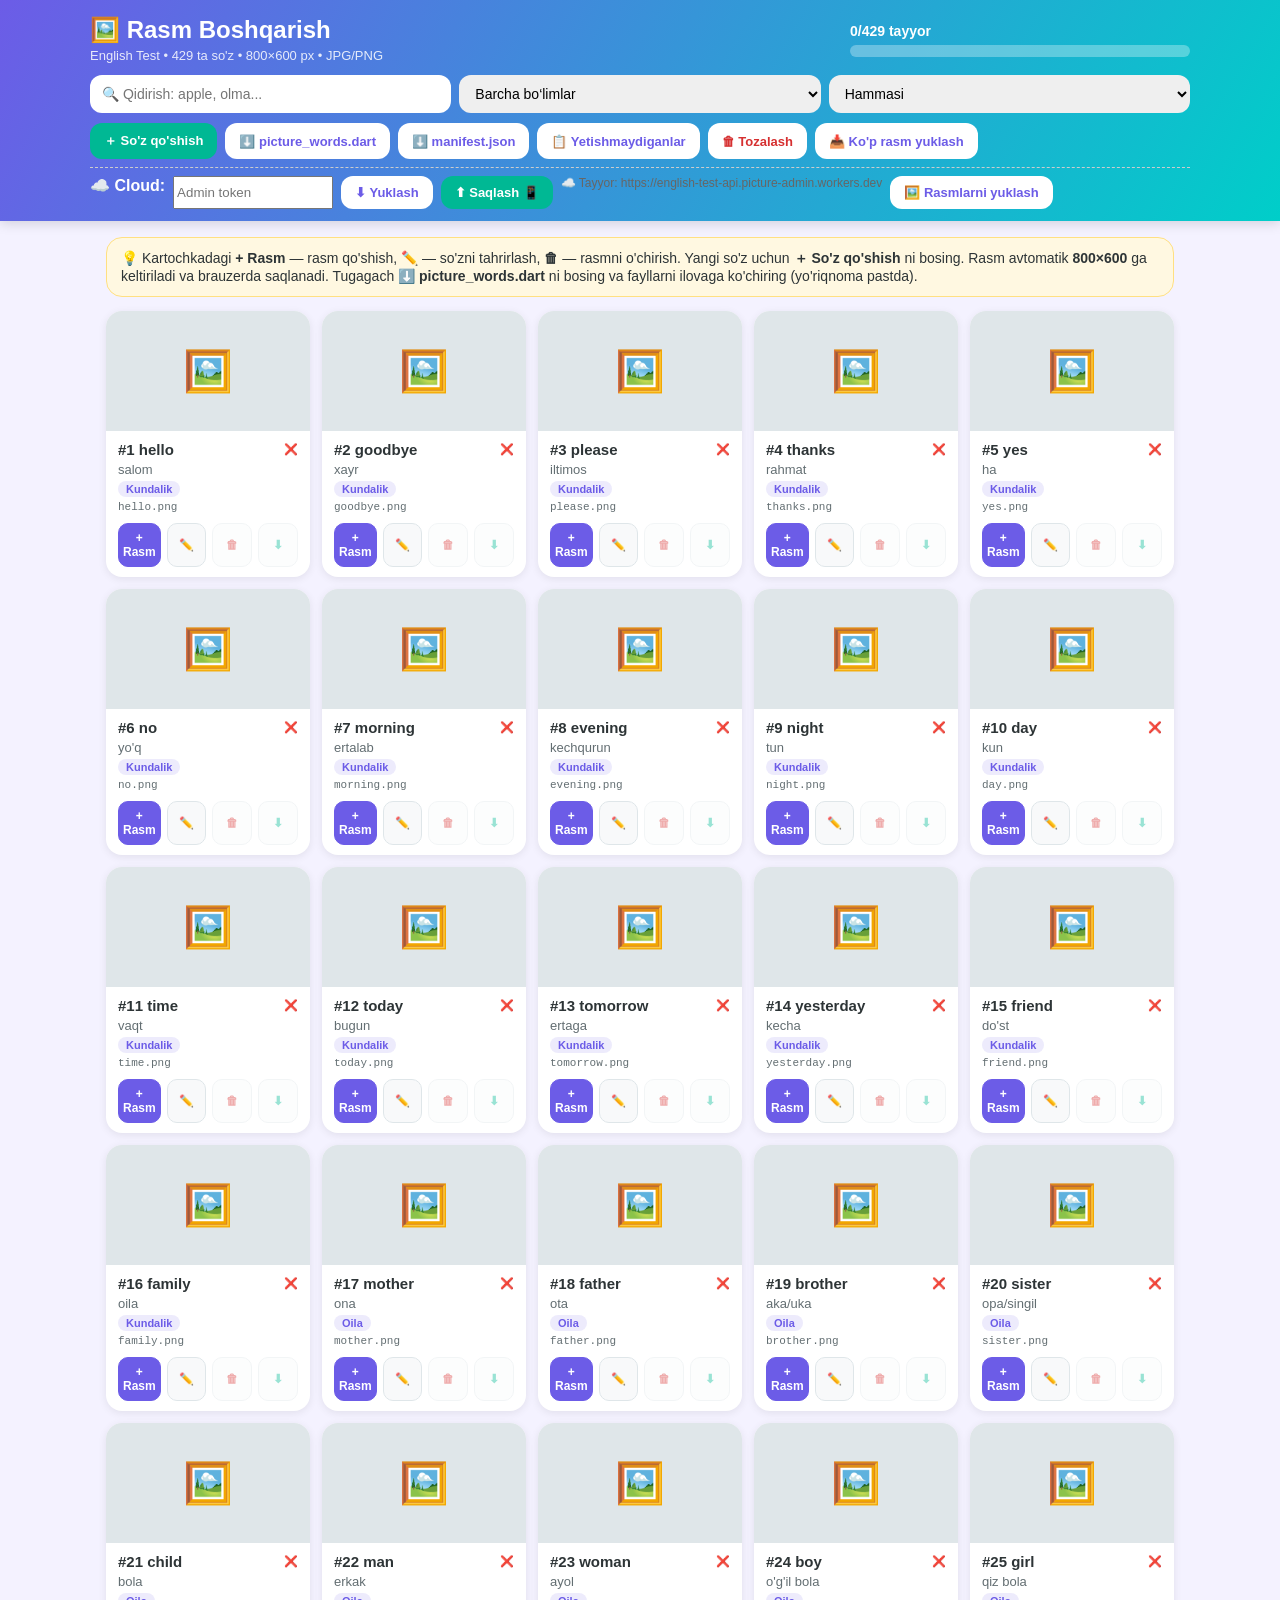
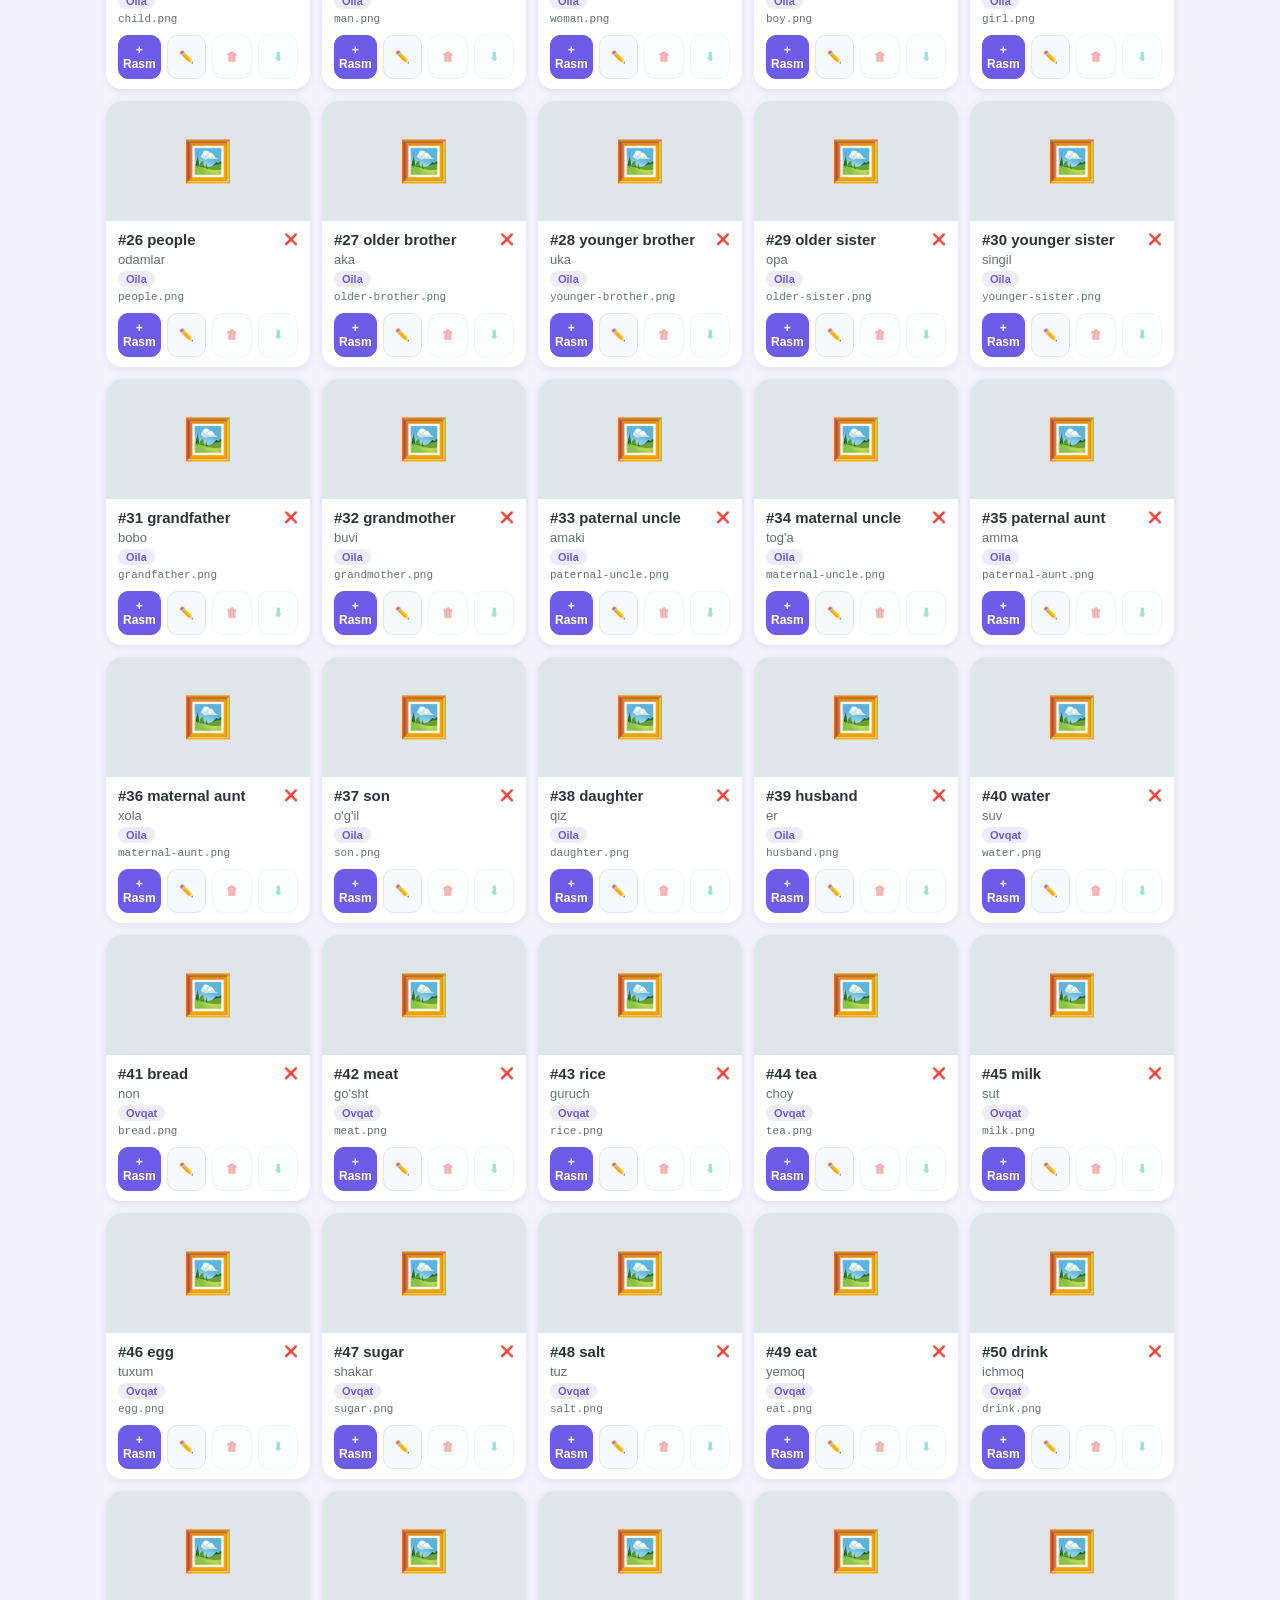
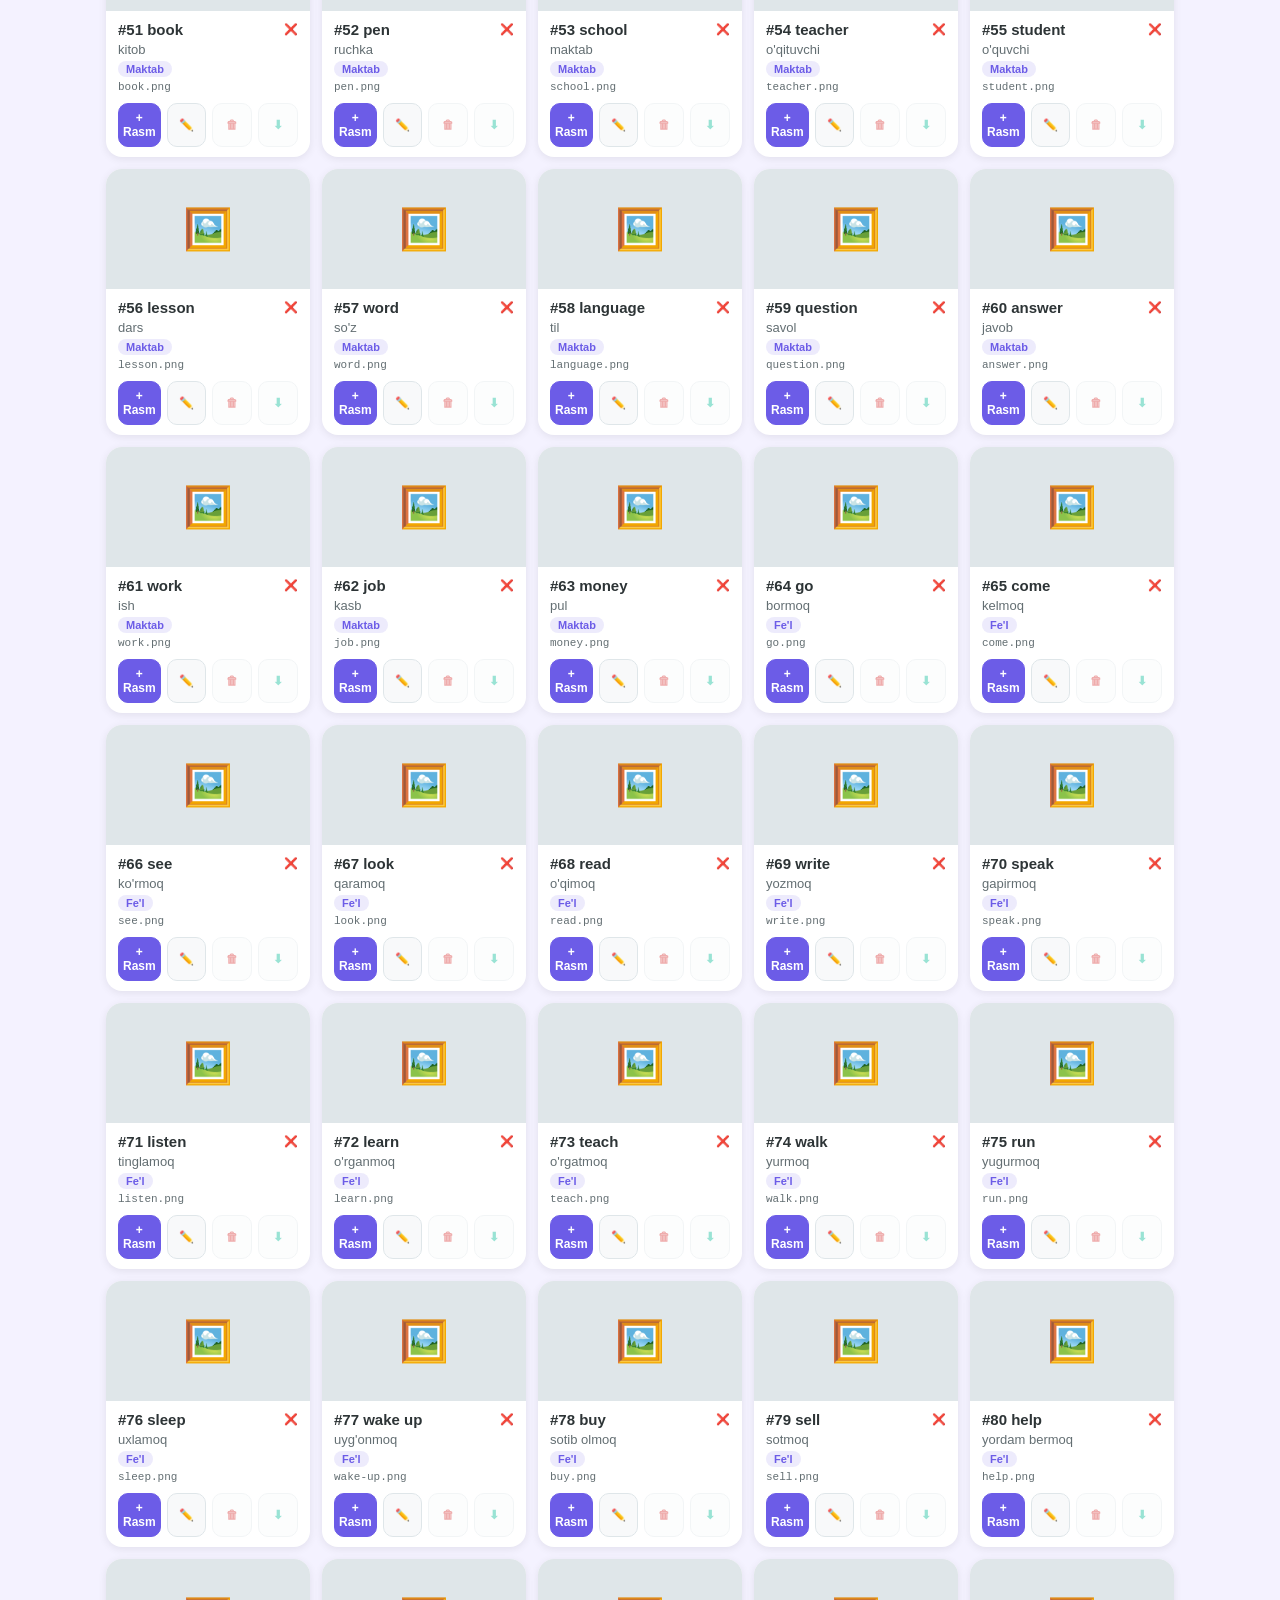
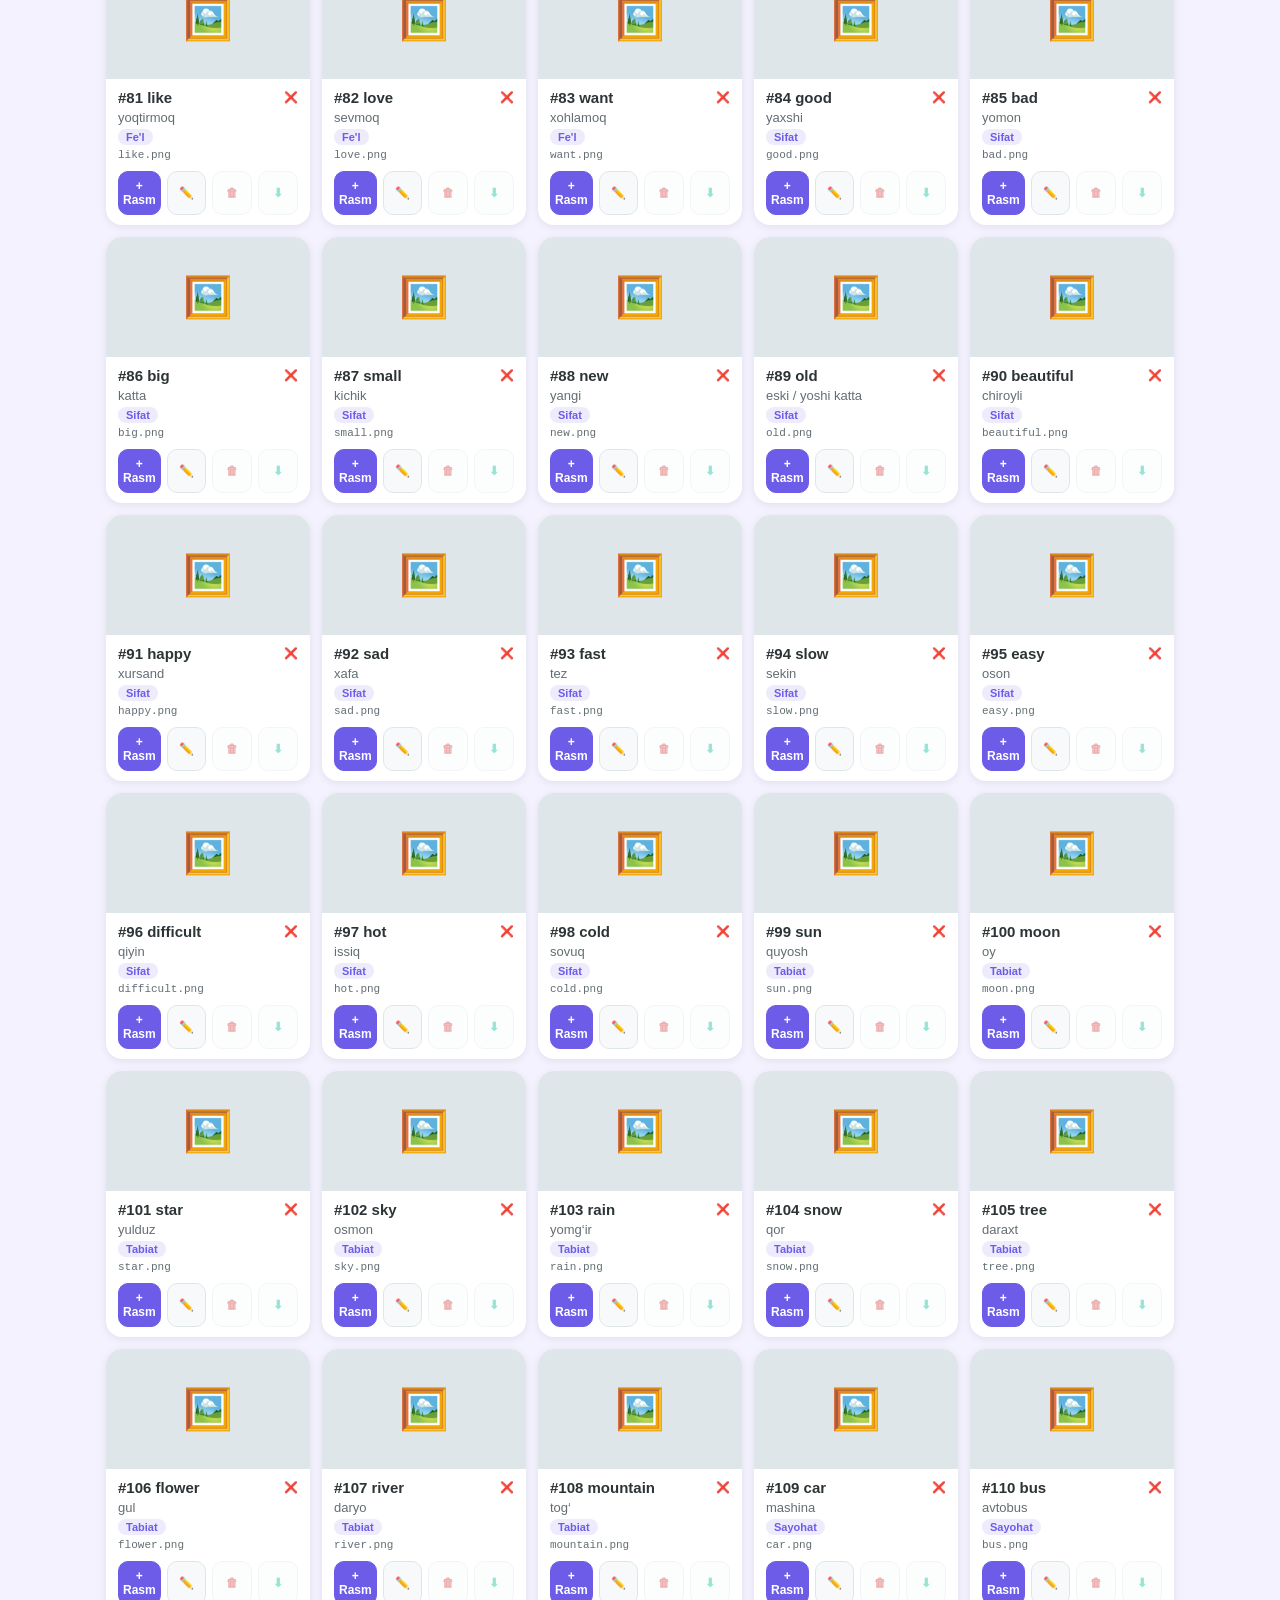
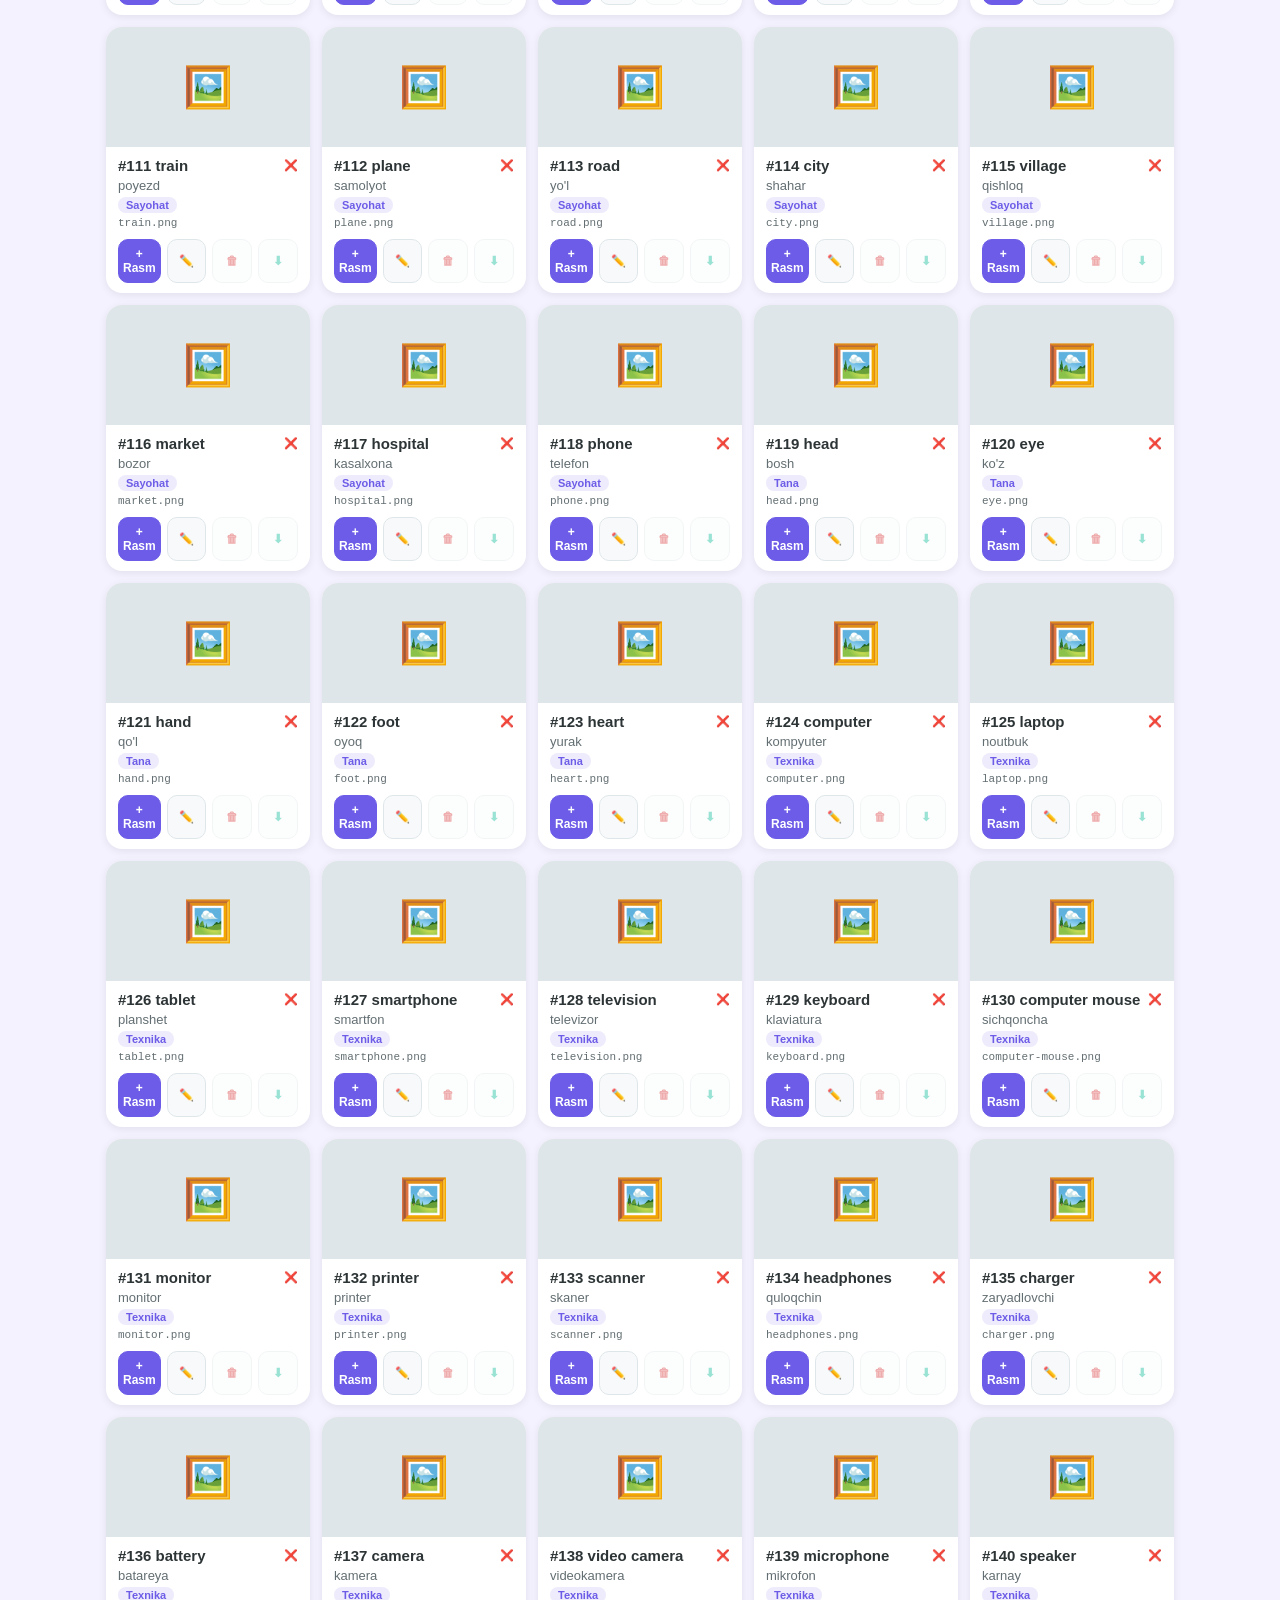
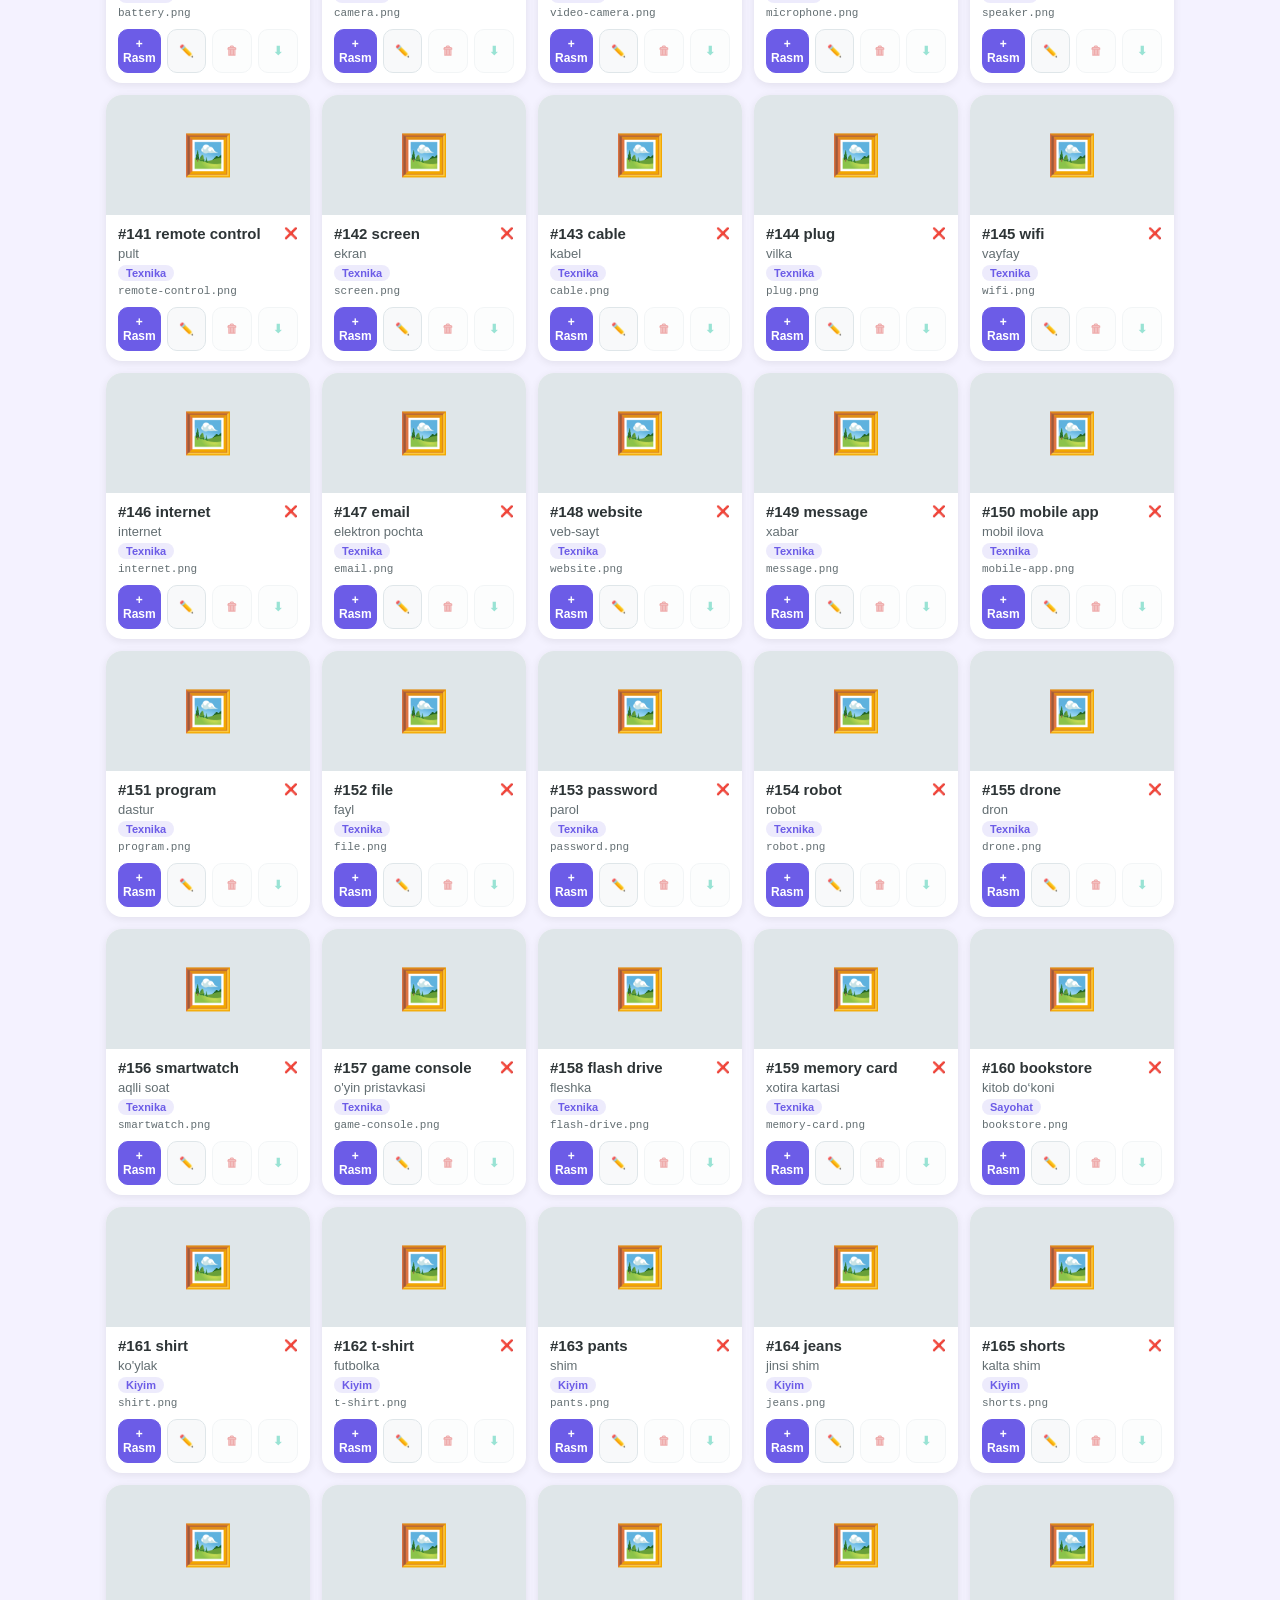
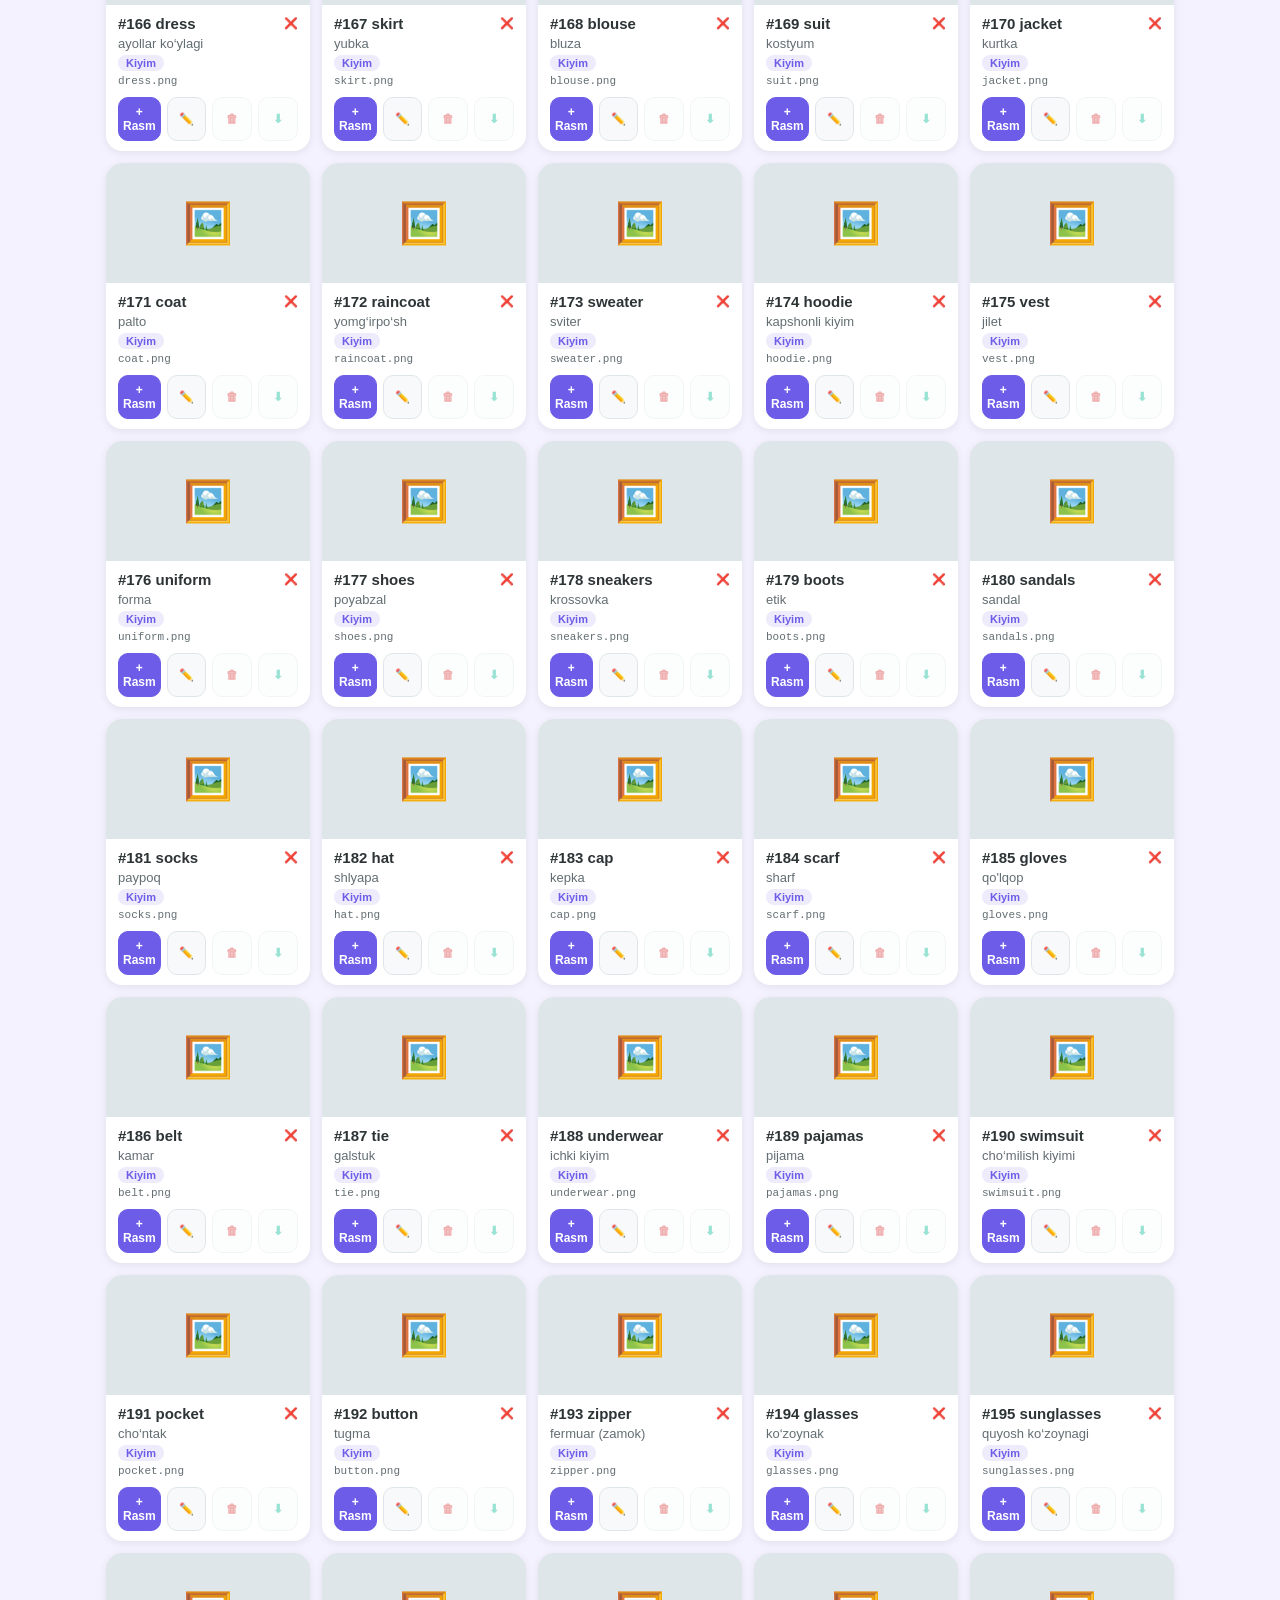
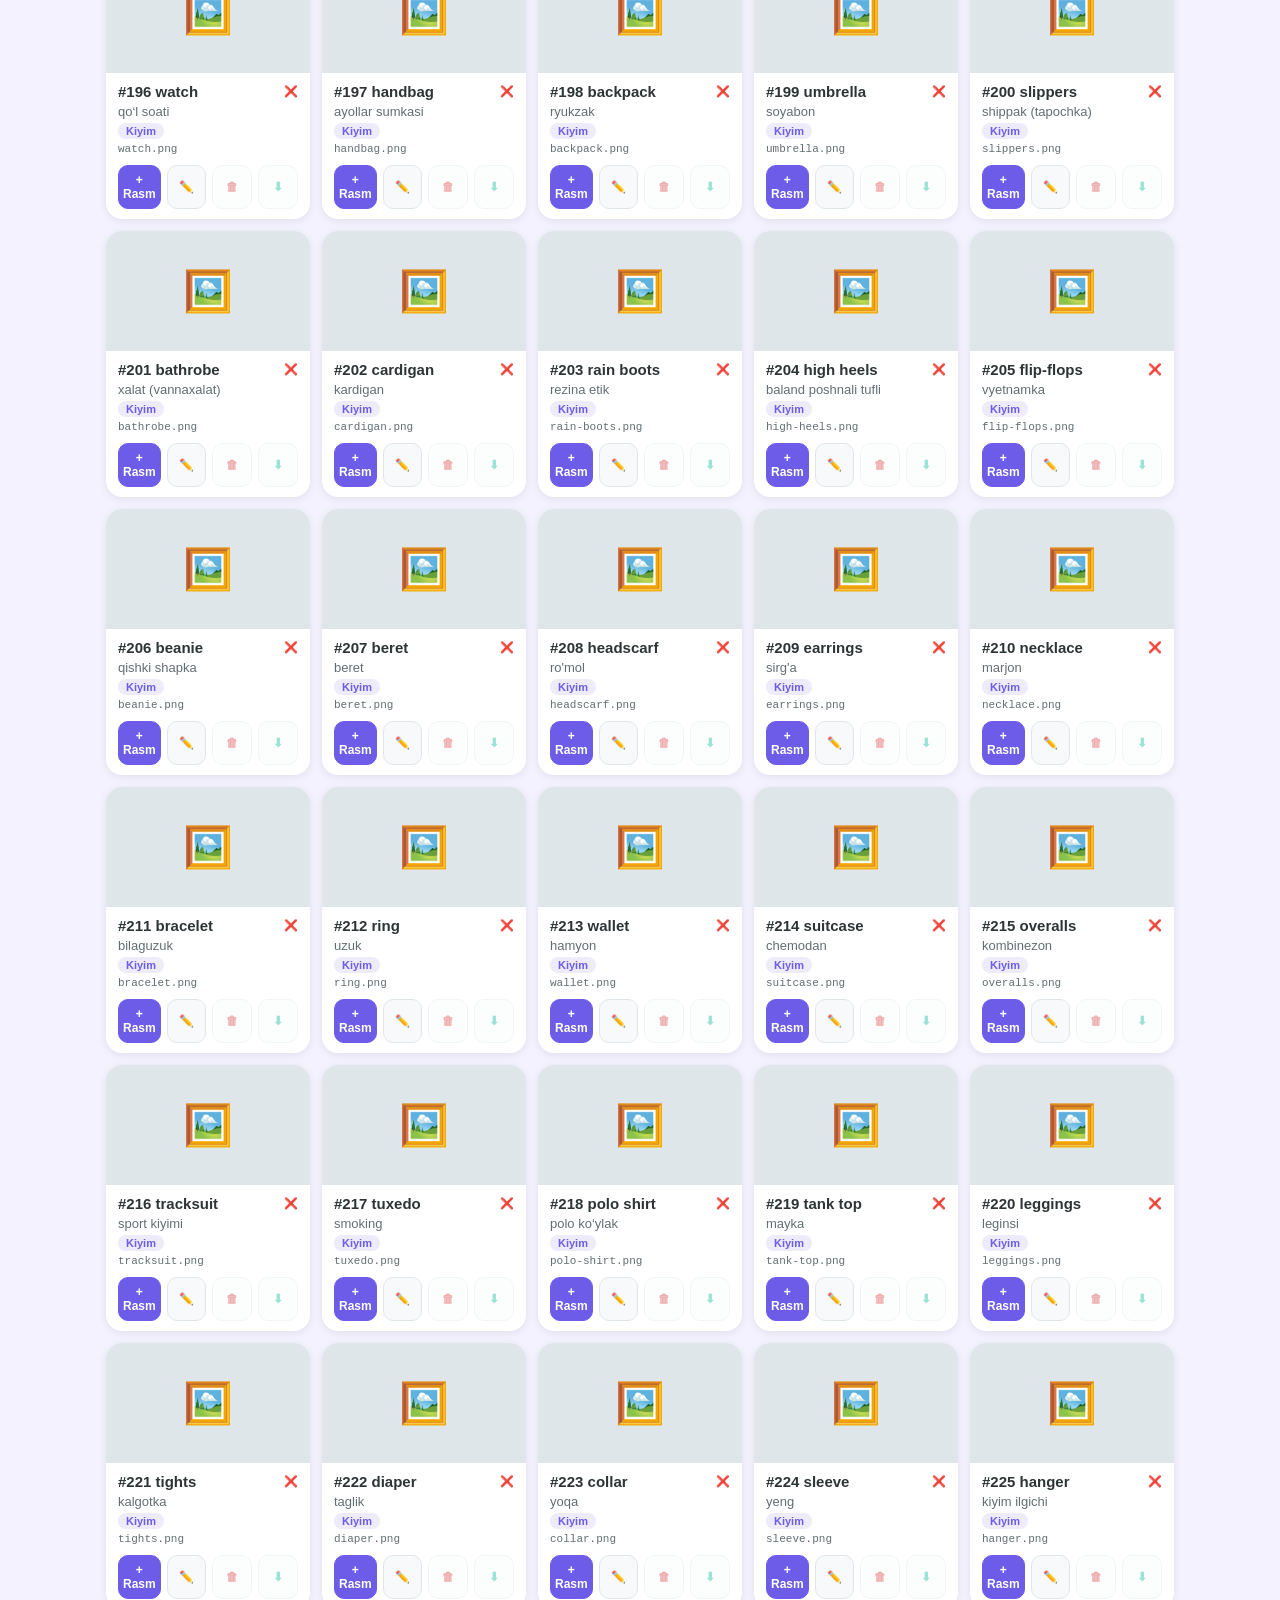
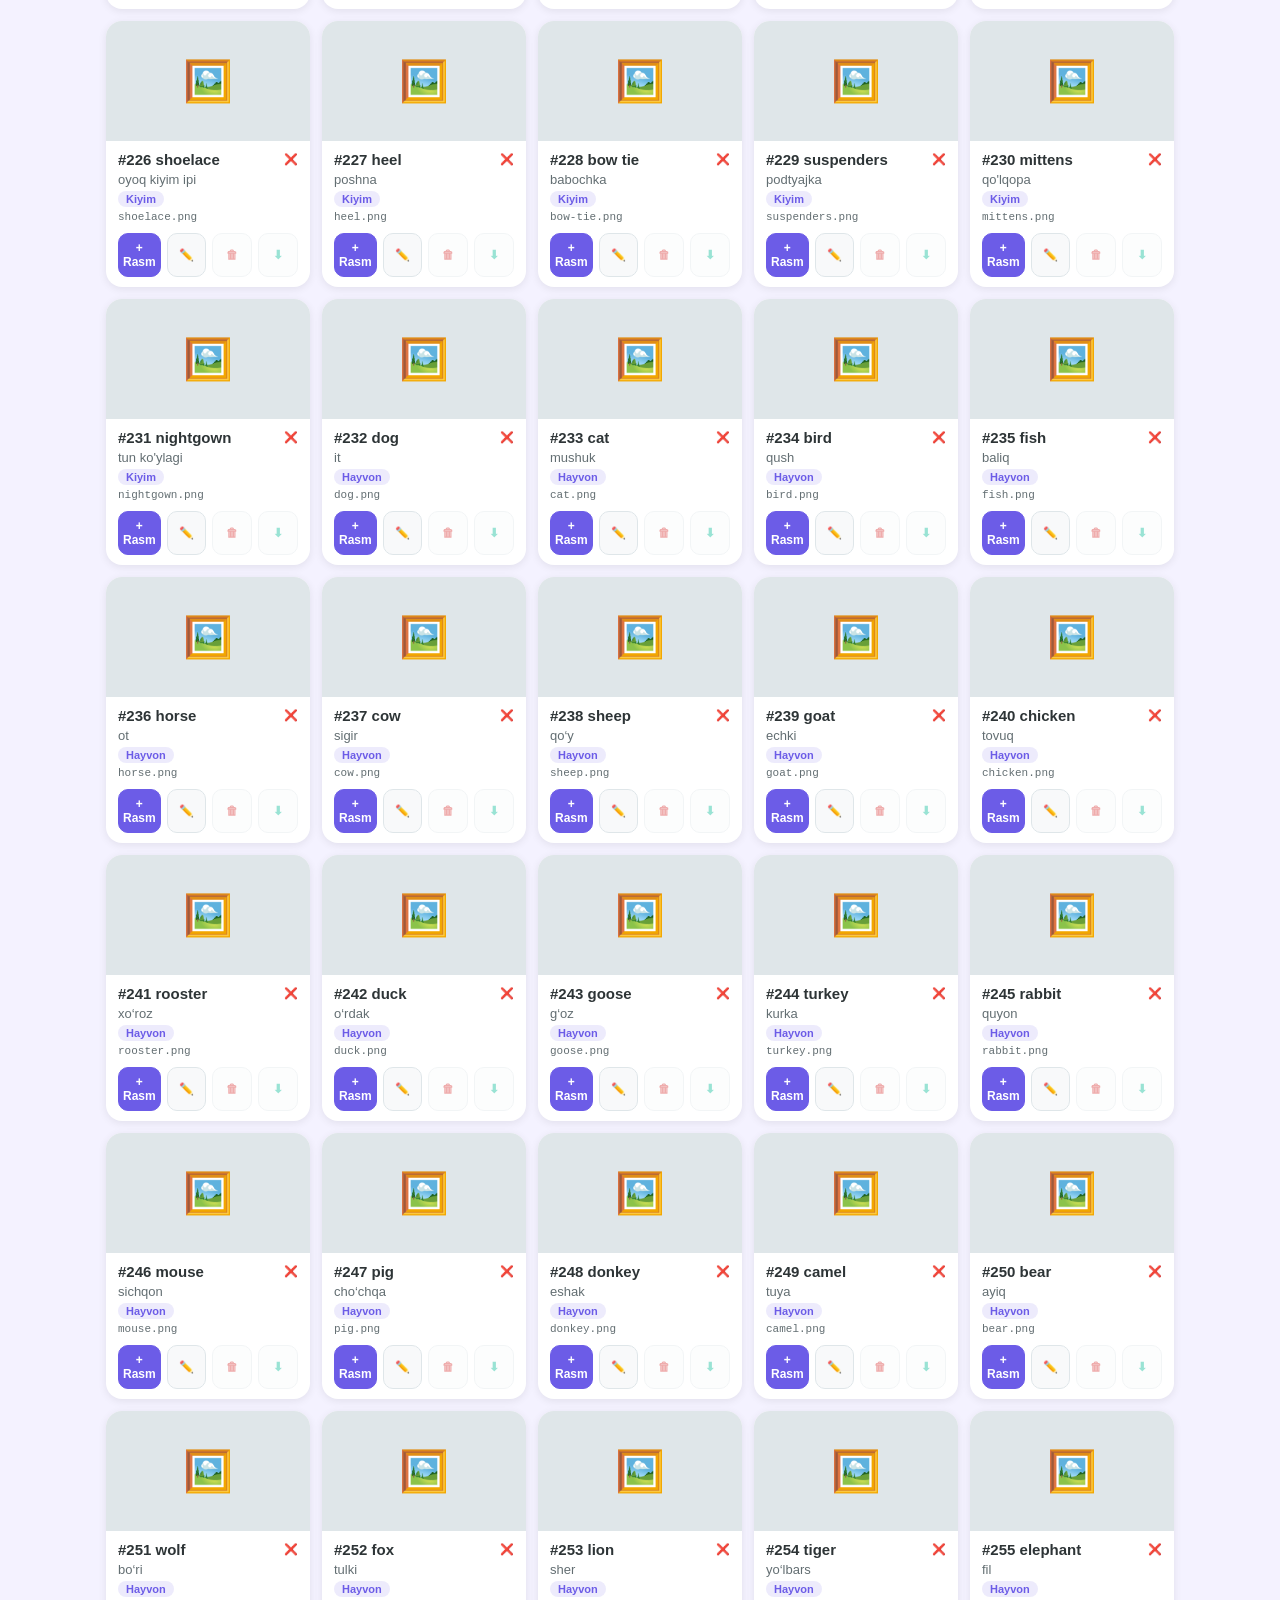
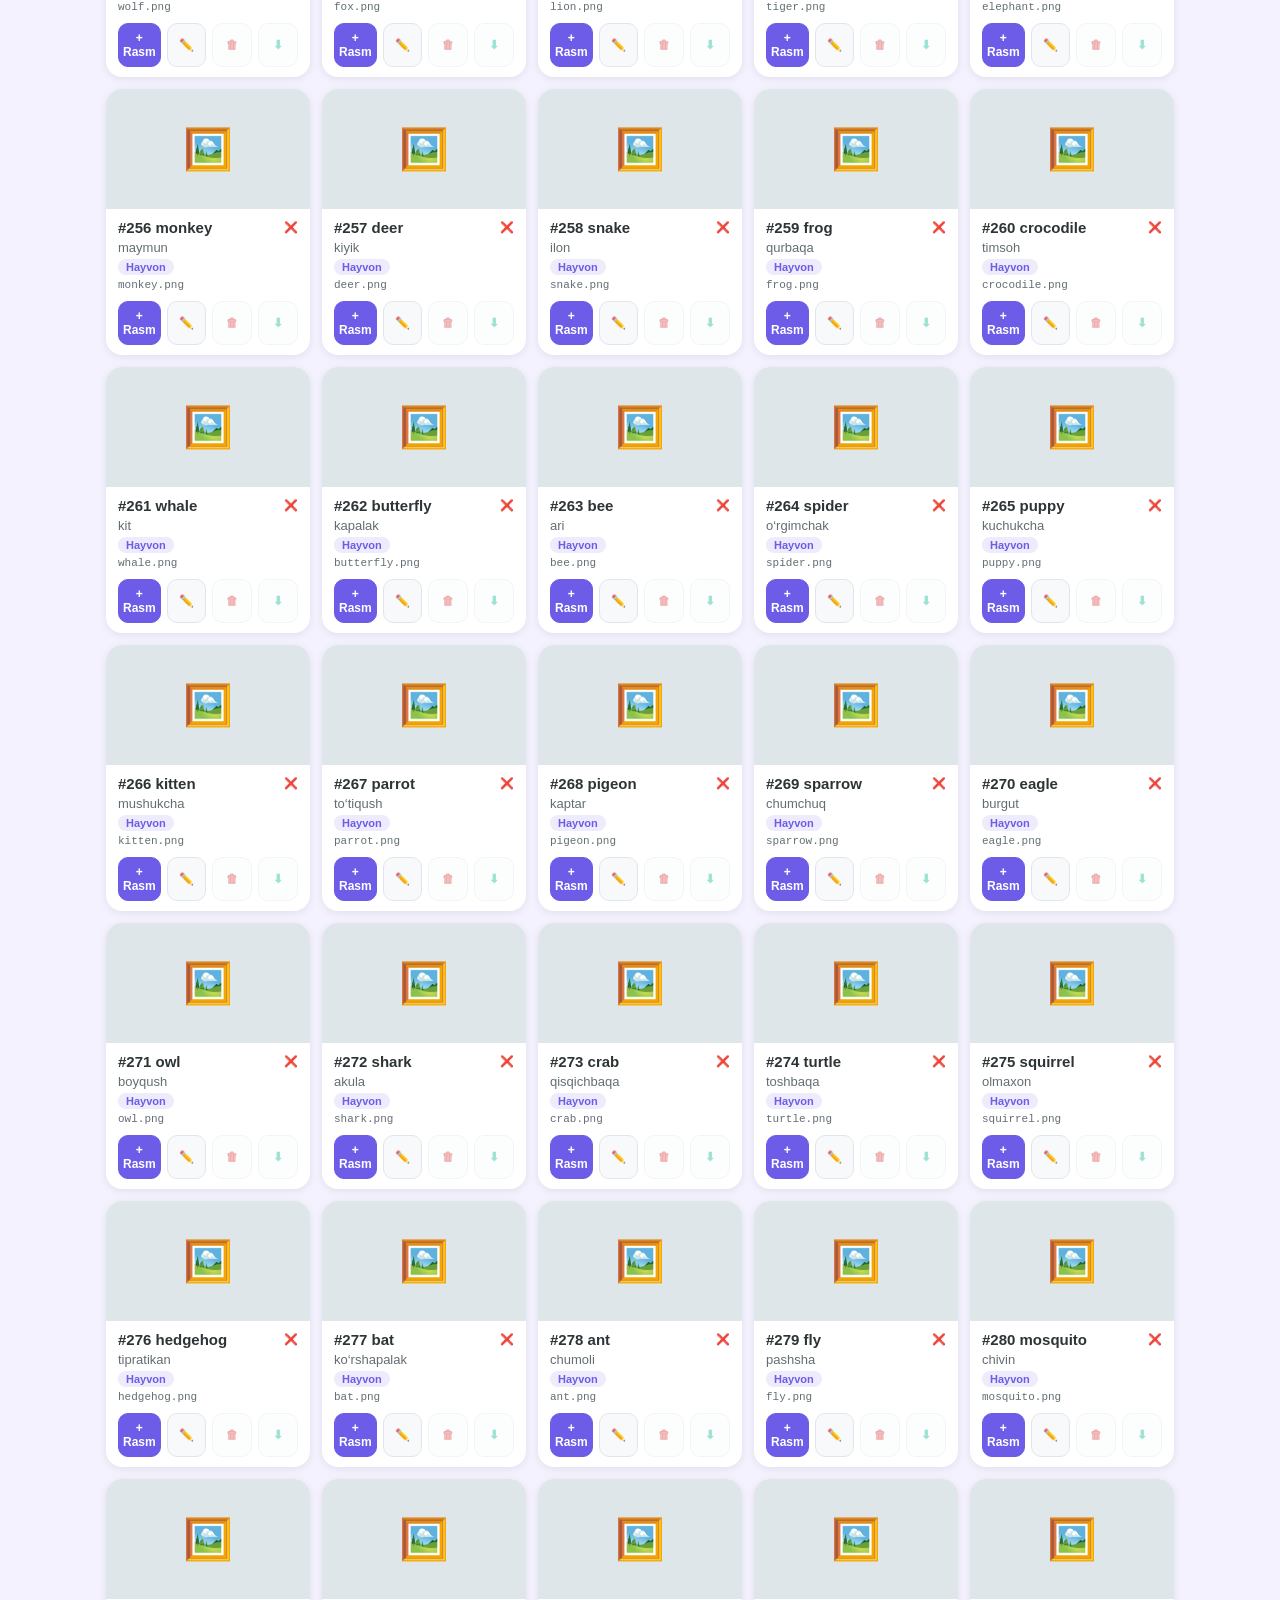
<file: picture-admin/index.html>
<!DOCTYPE html>
<html lang="uz">
<head>
<meta charset="UTF-8">
<meta name="viewport" content="width=device-width, initial-scale=1.0">
<title>Rasm Boshqarish — 429 so'z</title>
<meta name="description" content="English Test ilovasi uchun 429 ta so'zga rasm qo'shish/o'chirish paneli">
<link rel="stylesheet" href="styles.css">
</head>
<body>
<header class="topbar">
  <div class="topbar-inner">
    <div>
      <h1>🖼️ Rasm Boshqarish</h1>
      <p class="subtitle">English Test • 429 ta so'z • 800×600 px • JPG/PNG</p>
    </div>
    <div class="progress-wrap">
      <div class="progress-text"><span id="doneCount">0</span>/<span id="totalCount">429</span> tayyor</div>
      <div class="progress"><div id="progressBar"></div></div>
    </div>
  </div>
  <div class="toolbar">
    <input id="search" type="search" placeholder="🔍 Qidirish: apple, olma...">
    <select id="catFilter"><option value="">Barcha bo'limlar</option></select>
    <select id="statusFilter">
      <option value="all">Hammasi</option>
      <option value="with">✅ Rasmi bor</option>
      <option value="without">❌ Rasmi yo'q</option>
    </select>
  </div>
  <div class="actions">
    <button id="btnAddWord" class="primary" title="Yangi so'z qo'shish">＋ So'z qo'shish</button>
    <button id="btnExportDart" title="Flutter uchun picture_words.dart generatsiya">⬇️ picture_words.dart</button>
    <button id="btnExportJson" title="So'z → fayl xaritasini JSON ko'rinishida yuklash">⬇️ manifest.json</button>
    <button id="btnMissing" title="Rasmi yo'q so'zlar ro'yxati">📋 Yetishmaydiganlar</button>
    <button id="btnClear" class="danger" title="Brauzerdagi barcha yuklangan rasmlarni o'chirish">🗑 Tozalash</button>
  </div>
  <div class="actions" id="cloudBar" style="margin-top:8px; border-top:1px dashed #ccc; padding-top:8px;">
    <span style="font-weight:700;">☁️ Cloud:</span>
    <input id="cloudToken" type="password" placeholder="Admin token" style="max-width:160px;" title="Worker ADMIN_TOKEN">
    <button id="btnCloudDown" title="Cloudflare dagi so'zlarni yuklash">⬇ Yuklash</button>
    <button id="btnCloudUp" class="primary" title="Hozirgi ro'yxatni Cloudflare ga saqlash — Android yangilanadi">⬆ Saqlash 📱</button>
    <span id="cloudStatus" style="font-size:12px; color:#666;">...</span>
  </div>
</header>

<main>
  <div id="hint" class="hint">
    💡 Kartochkadagi <b>+ Rasm</b> — rasm qo'shish, <b>✏️</b> — so'zni tahrirlash, <b>🗑</b> — rasmni o'chirish.
    Yangi so'z uchun <b>＋ So'z qo'shish</b> ni bosing. Rasm avtomatik <b>800×600</b> ga keltiriladi va brauzerda saqlanadi.
    Tugagach <b>⬇️ picture_words.dart</b> ni bosing va fayllarni ilovaga ko'chiring (yo'riqnoma pastda).
  </div>
  <div id="grid" class="grid"></div>
  <div id="empty" class="empty" hidden>Hech narsa topilmadi 🔍</div>
</main>

<section class="guide">
  <h2>📦 Flutter ilovaga ko'chirish</h2>
  <ol>
    <li>Har bir rasm kartochkasidagi <b>⬇</b> tugma bilan faylni <code>assets/picture_quiz/</code> papkasiga saqlang (nomi avtomatik to'g'ri bo'ladi).</li>
    <li><b>⬇️ picture_words.dart</b> tugma bilan olingan faylni <code>lib/data/picture_words.dart</code> o'rniga qo'ying.</li>
    <li><code>flutter run</code> — Rasmli test ishlaydi ✅</li>
  </ol>
  <h2>☁️ Cloudflare Pages ga yuklash</h2>
  <ol>
    <li><code>picture-admin/images/</code> papkasiga tayyor rasmlarni soling (masalan <code>apple.png</code>).</li>
    <li>Terminalda <code>node tools/gen-images-list.js</code> ni ishga tushiring (sayt 404 xatosiz ishlashi uchun).</li>
    <li>Cloudflare Dashboard → Workers &amp; Pages → Create → Pages → Upload assets → <code>picture-admin</code> papkani yuklang.</li>
    <li>Yoki terminalda: <code>npx wrangler pages deploy picture-admin --project-name=rasm-boshqarish</code></li>
  </ol>
</section>

<div id="modal" class="modal" hidden>
  <span id="modalClose" class="modal-close">✕</span>
  <img id="modalImg" alt="Katta rasm" src="[data-uri]">
  <div id="modalCap" class="modal-cap"></div>
</div>

<div id="wmodal" class="wmodal" hidden>
  <div class="wsheet">
    <h3 id="wTitle">＋ So'z qo'shish</h3>
    <label>Inglizcha<input id="fEn" maxlength="60" placeholder="Masalan: lion"></label>
    <label>O'zbekcha<input id="fUz" maxlength="60" placeholder="Masalan: sher"></label>
    <label>Bo'lim<input id="fCat" list="catList" maxlength="30" placeholder="Masalan: Hayvon"><datalist id="catList"></datalist></label>
    <label>Rasm (ixtiyoriy)<input id="fImg" type="file" accept="image/*"></label>
    <div class="wbtns">
      <button id="wSave">Saqlash ✅</button>
      <button id="wCancel">Bekor qilish</button>
      <button id="wDelete" class="danger" hidden>So'zni o'chirish 🗑</button>
    </div>
  </div>
</div>

<div id="toast" class="toast" hidden></div>

<script src="words.js"></script>
<script src="images-list.js"></script>
<script src="config.js"></script>
<script src="app.js"></script>
<script src="api-sync.js"></script>
</body>
</html>
</file>
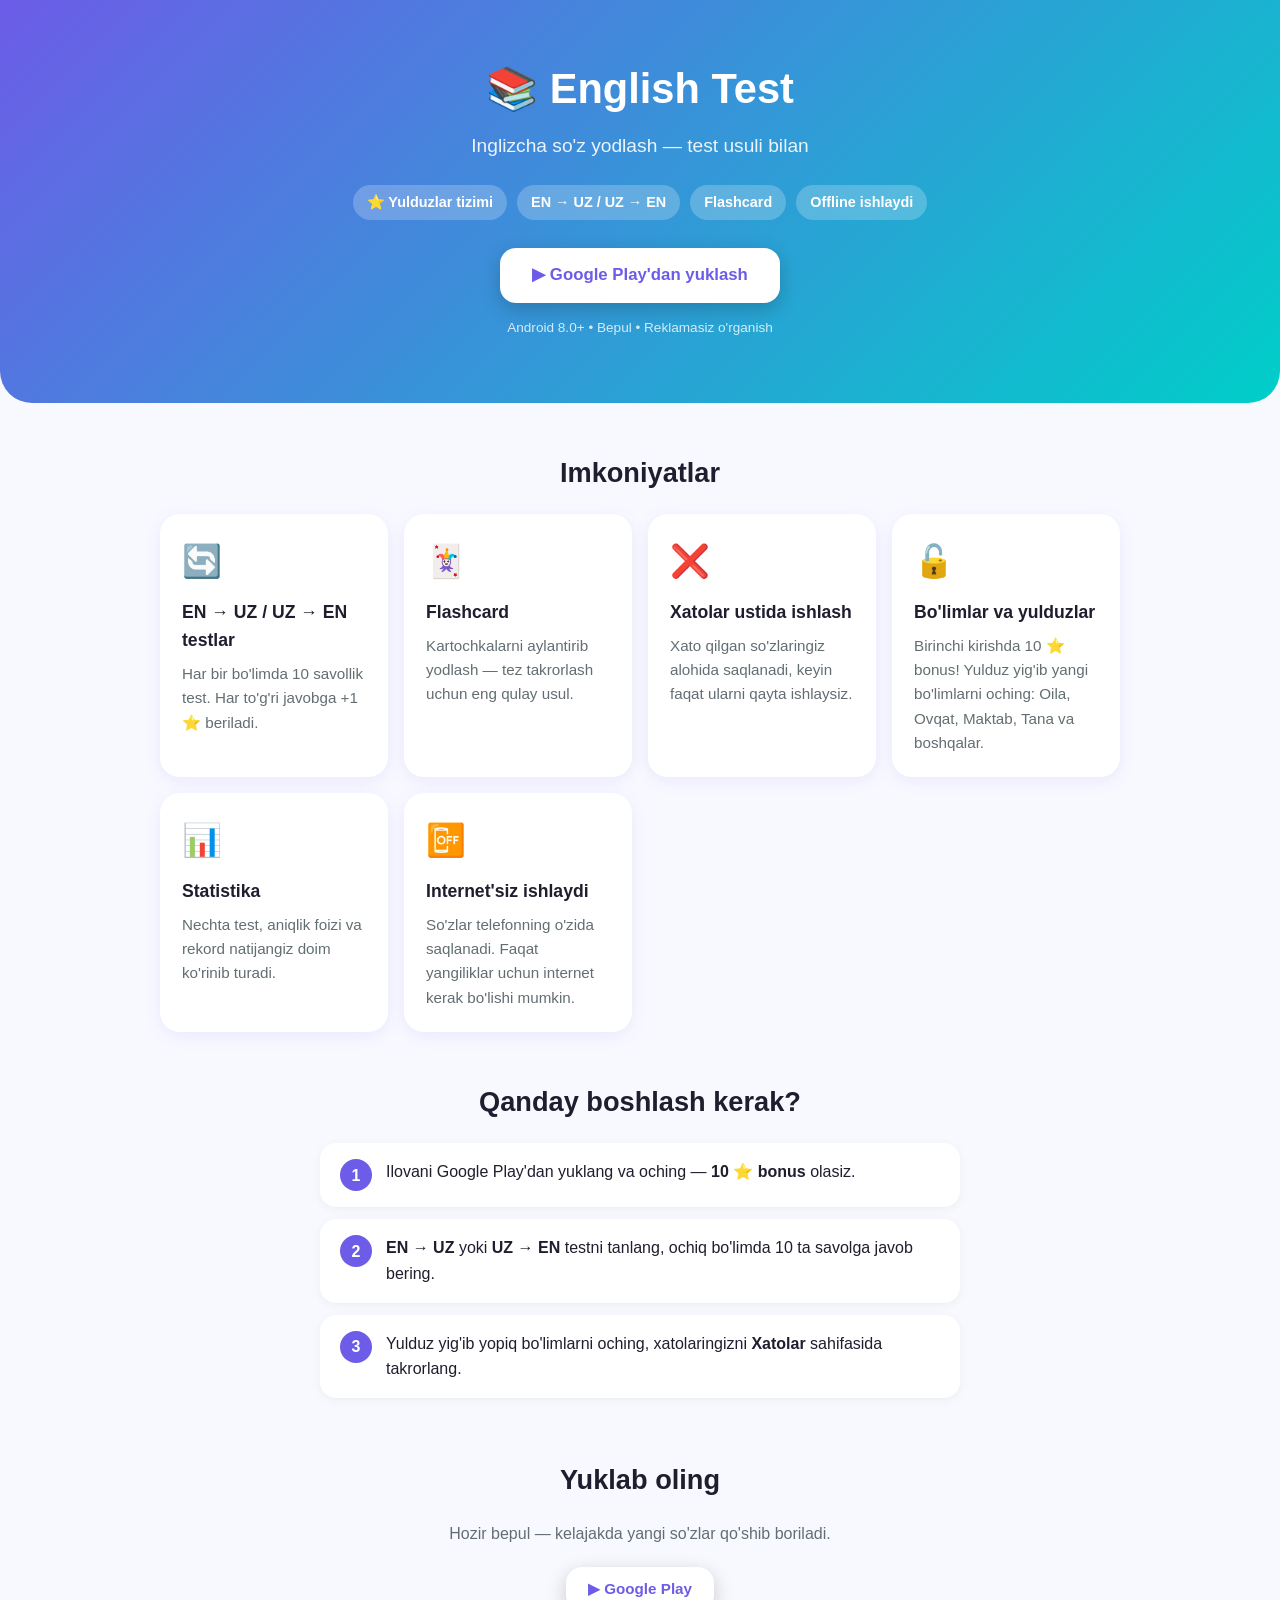
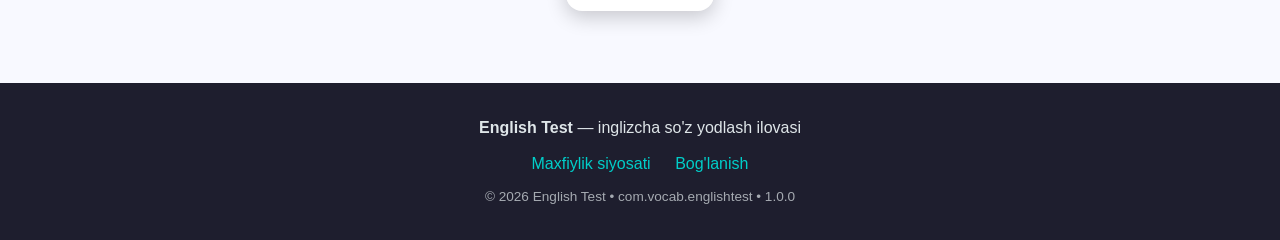
<file: web-site/index.html>
<!DOCTYPE html>
<html lang="uz">
<head>
  <meta charset="UTF-8">
  <meta name="viewport" content="width=device-width, initial-scale=1.0">
  <title>English Test — Inglizcha so'z yodlash ilovasi</title>
  <meta name="description" content="English Test — EN-UZ / UZ-EN testlar, Flashcard, xatolar ustida ishlash va yulduzlar tizimi bilan inglizcha so'z yodlang.">
  <link rel="stylesheet" href="style.css">
</head>
<body>

<header>
  <div class="container">
    <h1>📚 English Test</h1>
    <p class="subtitle">Inglizcha so'z yodlash — test usuli bilan</p>
    <div class="badges">
      <span class="badge">⭐ Yulduzlar tizimi</span>
      <span class="badge">EN → UZ / UZ → EN</span>
      <span class="badge">Flashcard</span>
      <span class="badge">Offline ishlaydi</span>
    </div>
    <a class="btn" href="https://play.google.com/store/apps/details?id=com.vocab.englishtest">▶ Google Play'dan yuklash</a>
    <p class="note">Android 8.0+ • Bepul • Reklamasiz o'rganish</p>
  </div>
</header>

<section>
  <div class="container">
    <h2>Imkoniyatlar</h2>
    <div class="grid">
      <div class="card">
        <div class="icon">🔄</div>
        <h3>EN → UZ / UZ → EN testlar</h3>
        <p>Har bir bo'limda 10 savollik test. Har to'g'ri javobga +1 ⭐ beriladi.</p>
      </div>
      <div class="card">
        <div class="icon">🃏</div>
        <h3>Flashcard</h3>
        <p>Kartochkalarni aylantirib yodlash — tez takrorlash uchun eng qulay usul.</p>
      </div>
      <div class="card">
        <div class="icon">❌</div>
        <h3>Xatolar ustida ishlash</h3>
        <p>Xato qilgan so'zlaringiz alohida saqlanadi, keyin faqat ularni qayta ishlaysiz.</p>
      </div>
      <div class="card">
        <div class="icon">🔓</div>
        <h3>Bo'limlar va yulduzlar</h3>
        <p>Birinchi kirishda 10 ⭐ bonus! Yulduz yig'ib yangi bo'limlarni oching: Oila, Ovqat, Maktab, Tana va boshqalar.</p>
      </div>
      <div class="card">
        <div class="icon">📊</div>
        <h3>Statistika</h3>
        <p>Nechta test, aniqlik foizi va rekord natijangiz doim ko'rinib turadi.</p>
      </div>
      <div class="card">
        <div class="icon">📴</div>
        <h3>Internet'siz ishlaydi</h3>
        <p>So'zlar telefonning o'zida saqlanadi. Faqat yangiliklar uchun internet kerak bo'lishi mumkin.</p>
      </div>
    </div>
  </div>
</section>

<section style="padding-top:0">
  <div class="container">
    <h2>Qanday boshlash kerak?</h2>
    <div class="steps">
      <div class="step"><div class="num">1</div><div>Ilovani Google Play'dan yuklang va oching — <b>10 ⭐ bonus</b> olasiz.</div></div>
      <div class="step"><div class="num">2</div><div><b>EN → UZ</b> yoki <b>UZ → EN</b> testni tanlang, ochiq bo'limda 10 ta savolga javob bering.</div></div>
      <div class="step"><div class="num">3</div><div>Yulduz yig'ib yopiq bo'limlarni oching, xatolaringizni <b>Xatolar</b> sahifasida takrorlang.</div></div>
    </div>
  </div>
</section>

<section style="padding-top:0">
  <div class="container" style="text-align:center">
    <h2>Yuklab oling</h2>
    <p style="color:#636e72;margin-bottom:20px">Hozir bepul — kelajakda yangi so'zlar qo'shib boriladi.</p>
    <a class="btn btn-small" href="https://play.google.com/store/apps/details?id=com.vocab.englishtest">▶ Google Play</a>
  </div>
</section>

<footer>
  <div class="container">
    <p><b>English Test</b> — inglizcha so'z yodlash ilovasi</p>
    <p style="margin-top:10px">
      <a href="privacy.html">Maxfiylik siyosati</a>
      <a href="mailto:zamonsoftit@gmail.com">Bog'lanish</a>
    </p>
    <p style="margin-top:10px;font-size:.85rem;opacity:.7">© 2026 English Test • com.vocab.englishtest • 1.0.0</p>
  </div>
</footer>

</body>
</html>
</file>
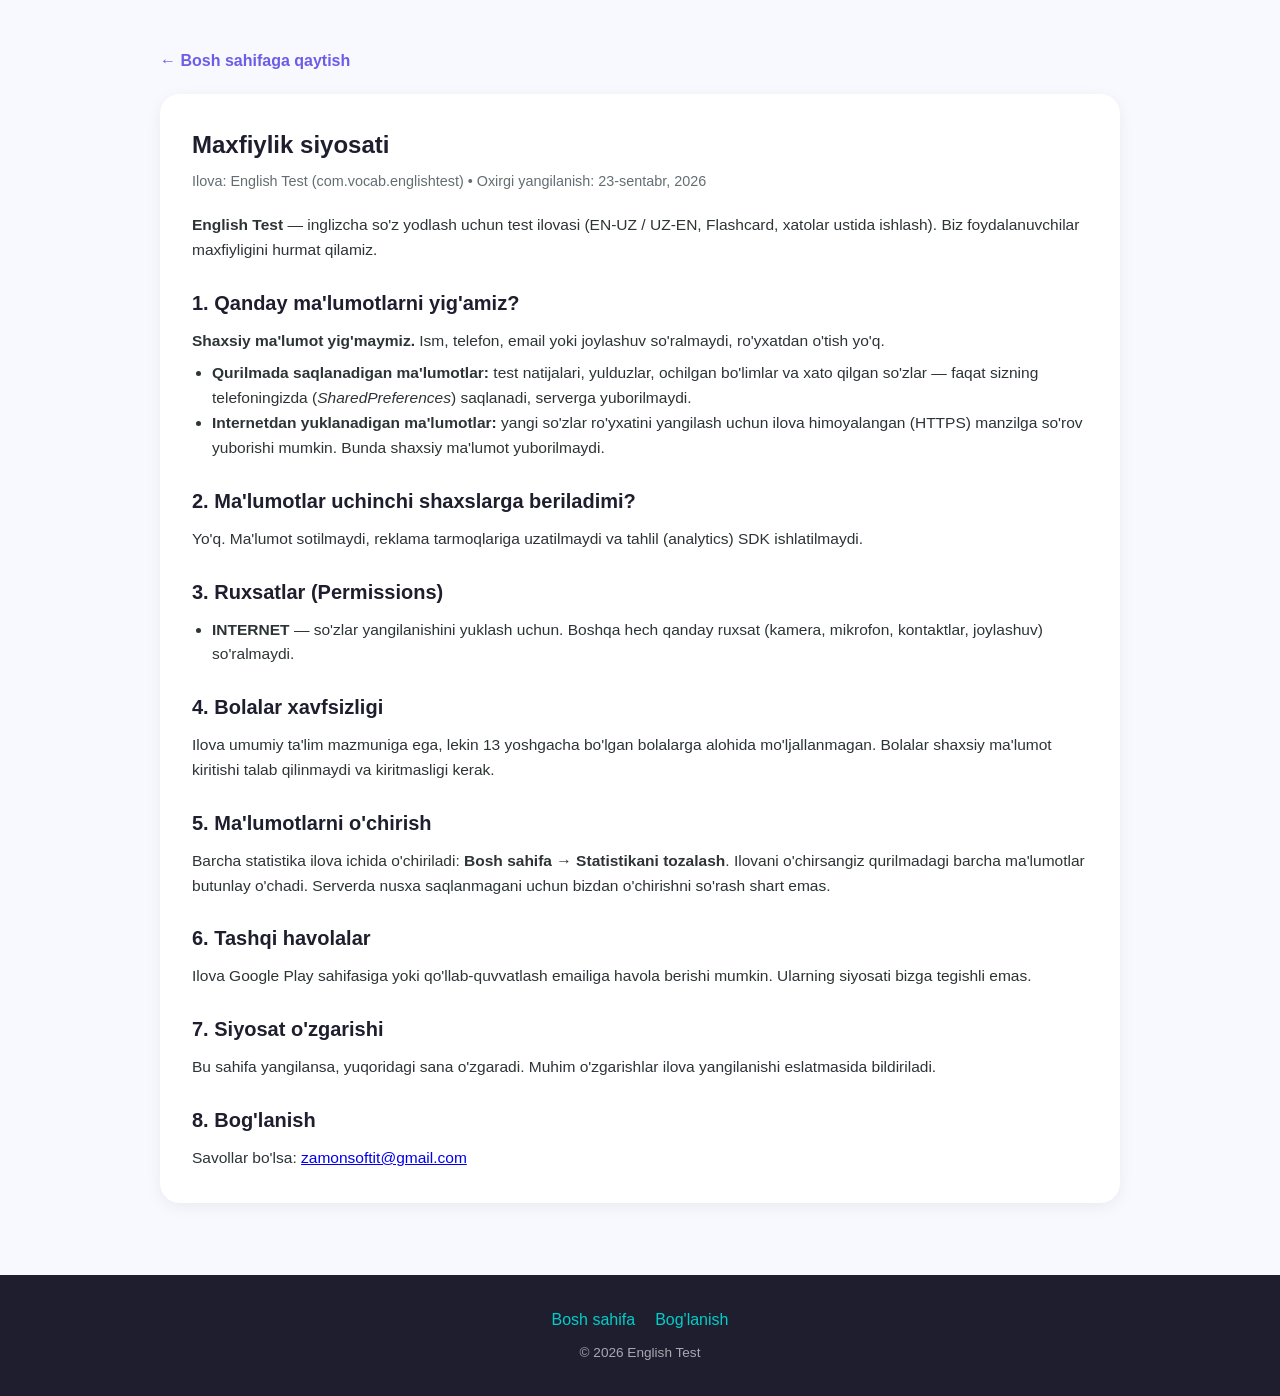
<file: web-site/privacy.html>
<!DOCTYPE html>
<html lang="uz">
<head>
  <meta charset="UTF-8">
  <meta name="viewport" content="width=device-width, initial-scale=1.0">
  <title>Maxfiylik siyosati — English Test</title>
  <meta name="description" content="English Test ilovasining maxfiylik siyosati.">
  <link rel="stylesheet" href="style.css">
</head>
<body>

<section>
  <div class="container">
    <a class="back" href="index.html">← Bosh sahifaga qaytish</a>
    <div class="article">
      <h1>Maxfiylik siyosati</h1>
      <p class="updated">Ilova: English Test (com.vocab.englishtest) • Oxirgi yangilanish: 23-sentabr, 2026</p>

      <p><b>English Test</b> — inglizcha so'z yodlash uchun test ilovasi (EN-UZ / UZ-EN, Flashcard, xatolar ustida ishlash). Biz foydalanuvchilar maxfiyligini hurmat qilamiz.</p>

      <h2>1. Qanday ma'lumotlarni yig'amiz?</h2>
      <p><b>Shaxsiy ma'lumot yig'maymiz.</b> Ism, telefon, email yoki joylashuv so'ralmaydi, ro'yxatdan o'tish yo'q.</p>
      <ul>
        <li><b>Qurilmada saqlanadigan ma'lumotlar:</b> test natijalari, yulduzlar, ochilgan bo'limlar va xato qilgan so'zlar — faqat sizning telefoningizda (<i>SharedPreferences</i>) saqlanadi, serverga yuborilmaydi.</li>
        <li><b>Internetdan yuklanadigan ma'lumotlar:</b> yangi so'zlar ro'yxatini yangilash uchun ilova himoyalangan (HTTPS) manzilga so'rov yuborishi mumkin. Bunda shaxsiy ma'lumot yuborilmaydi.</li>
      </ul>

      <h2>2. Ma'lumotlar uchinchi shaxslarga beriladimi?</h2>
      <p>Yo'q. Ma'lumot sotilmaydi, reklama tarmoqlariga uzatilmaydi va tahlil (analytics) SDK ishlatilmaydi.</p>

      <h2>3. Ruxsatlar (Permissions)</h2>
      <ul>
        <li><b>INTERNET</b> — so'zlar yangilanishini yuklash uchun. Boshqa hech qanday ruxsat (kamera, mikrofon, kontaktlar, joylashuv) so'ralmaydi.</li>
      </ul>

      <h2>4. Bolalar xavfsizligi</h2>
      <p>Ilova umumiy ta'lim mazmuniga ega, lekin 13 yoshgacha bo'lgan bolalarga alohida mo'ljallanmagan. Bolalar shaxsiy ma'lumot kiritishi talab qilinmaydi va kiritmasligi kerak.</p>

      <h2>5. Ma'lumotlarni o'chirish</h2>
      <p>Barcha statistika ilova ichida o'chiriladi: <b>Bosh sahifa → Statistikani tozalash</b>. Ilovani o'chirsangiz qurilmadagi barcha ma'lumotlar butunlay o'chadi. Serverda nusxa saqlanmagani uchun bizdan o'chirishni so'rash shart emas.</p>

      <h2>6. Tashqi havolalar</h2>
      <p>Ilova Google Play sahifasiga yoki qo'llab-quvvatlash emailiga havola berishi mumkin. Ularning siyosati bizga tegishli emas.</p>

      <h2>7. Siyosat o'zgarishi</h2>
      <p>Bu sahifa yangilansa, yuqoridagi sana o'zgaradi. Muhim o'zgarishlar ilova yangilanishi eslatmasida bildiriladi.</p>

      <h2>8. Bog'lanish</h2>
      <p>Savollar bo'lsa: <a href="mailto:zamonsoftit@gmail.com">zamonsoftit@gmail.com</a></p>
    </div>
  </div>
</section>

<footer>
  <div class="container">
    <p><a href="index.html">Bosh sahifa</a><a href="mailto:zamonsoftit@gmail.com">Bog'lanish</a></p>
    <p style="margin-top:10px;font-size:.85rem;opacity:.7">© 2026 English Test</p>
  </div>
</footer>

</body>
</html>
</file>
<file: picture-admin/styles.css>
:root {
  --bg: #f4f2ff;
  --card: #ffffff;
  --main: #6c5ce7;
  --accent: #00cec9;
  --text: #2d3436;
  --muted: #636e72;
  --danger: #d63031;
  --ok: #00b894;
  --radius: 16px;
}
* { box-sizing: border-box; }
body {
  margin: 0;
  font-family: "Segoe UI", Roboto, Arial, sans-serif;
  background: var(--bg);
  color: var(--text);
}
.topbar {
  position: sticky;
  top: 0;
  z-index: 10;
  background: linear-gradient(120deg, #6c5ce7, #00cec9);
  color: #fff;
  padding: 16px 16px 12px;
  box-shadow: 0 2px 12px rgba(0,0,0,.15);
}
.topbar-inner {
  max-width: 1100px;
  margin: 0 auto;
  display: flex;
  justify-content: space-between;
  align-items: center;
  gap: 16px;
  flex-wrap: wrap;
}
.topbar h1 { margin: 0; font-size: 24px; }
.subtitle { margin: 4px 0 0; opacity: .85; font-size: 13px; }
.progress-wrap { min-width: 220px; flex: 1; max-width: 340px; }
.progress-text { font-weight: 700; margin-bottom: 6px; font-size: 14px; }
.progress { background: rgba(255,255,255,.3); border-radius: 20px; height: 12px; overflow: hidden; }
.progress > div { height: 100%; width: 0; background: #ffeaa7; border-radius: 20px; transition: width .3s; }
.toolbar {
  max-width: 1100px;
  margin: 12px auto 0;
  display: flex;
  gap: 8px;
  flex-wrap: wrap;
}
.toolbar input, .toolbar select {
  padding: 10px 12px;
  border-radius: 12px;
  border: none;
  font-size: 14px;
  flex: 1;
  min-width: 150px;
}
.actions {
  max-width: 1100px;
  margin: 10px auto 0;
  display: flex;
  gap: 8px;
  flex-wrap: wrap;
}
.actions button, .btn-file {
  border: none;
  cursor: pointer;
  background: #fff;
  color: var(--main);
  font-weight: 700;
  padding: 9px 14px;
  border-radius: 12px;
  font-size: 13px;
}
.actions button:hover, .btn-file:hover { background: #ffeaa7; }
.actions .danger { color: var(--danger); }
.actions .primary { background: var(--ok); color: #fff; }
main { max-width: 1100px; margin: 0 auto; padding: 16px; }
.hint {
  background: #fff8e1;
  border: 1px solid #ffe082;
  border-radius: var(--radius);
  padding: 12px 14px;
  font-size: 14px;
  margin-bottom: 14px;
}
.grid {
  display: grid;
  grid-template-columns: repeat(auto-fill, minmax(180px, 1fr));
  gap: 12px;
}
.card {
  background: var(--card);
  border-radius: var(--radius);
  overflow: hidden;
  box-shadow: 0 2px 8px rgba(0,0,0,.08);
  display: flex;
  flex-direction: column;
  transition: outline .15s;
}
.card.dragover { outline: 3px dashed var(--main); }
.thumb {
  height: 120px;
  background: #dfe6e9;
  display: flex;
  align-items: center;
  justify-content: center;
  cursor: zoom-in;
  overflow: hidden;
  font-size: 40px;
}
.thumb img { width: 100%; height: 100%; object-fit: cover; }
.card-body { padding: 10px 12px; display: flex; flex-direction: column; gap: 4px; flex: 1; }
.card-body .en { font-weight: 800; font-size: 15px; }
.card-body .uz { color: var(--muted); font-size: 13px; }
.row { display: flex; justify-content: space-between; align-items: center; gap: 6px; }
.cat {
  font-size: 11px;
  background: rgba(108,92,231,.12);
  color: var(--main);
  padding: 2px 8px;
  border-radius: 10px;
  font-weight: 700;
}
.badge { font-size: 11px; font-weight: 800; }
.badge.ok { color: var(--ok); }
.badge.no { color: var(--danger); }
.fname { font-family: Consolas, monospace; font-size: 11px; color: var(--muted); word-break: break-all; }
.card-btns { display: flex; gap: 6px; margin-top: 6px; }
.card-btns button, .card-btns label {
  flex: 1;
  font-size: 12px;
  font-weight: 700;
  border-radius: 10px;
  padding: 7px 4px;
  border: 1px solid #dfe6e9;
  background: #f8f9fa;
  cursor: pointer;
  text-align: center;
  color: var(--text);
}
.card-btns .add { background: var(--main); color: #fff; border-color: var(--main); }
.card-btns .del { color: var(--danger); }
.card-btns .dl { color: var(--ok); }
.card-btns button:disabled { opacity: .4; cursor: default; }
.empty { text-align: center; padding: 40px; color: var(--muted); }
.guide {
  max-width: 1100px;
  margin: 0 auto 40px;
  padding: 0 16px;
  font-size: 14px;
}
.guide code { background: #eee; padding: 2px 6px; border-radius: 6px; }
.modal {
  position: fixed;
  inset: 0;
  background: rgba(0,0,0,.8);
  display: flex;
  flex-direction: column;
  align-items: center;
  justify-content: center;
  z-index: 50;
  padding: 20px;
}
.modal[hidden] { display: none; }
.wmodal[hidden] { display: none; }
.wmodal {
  position: fixed;
  inset: 0;
  background: rgba(0,0,0,.55);
  display: flex;
  align-items: center;
  justify-content: center;
  z-index: 50;
  padding: 16px;
}
.wsheet {
  background: #fff;
  border-radius: 20px;
  padding: 20px;
  width: 100%;
  max-width: 380px;
  display: flex;
  flex-direction: column;
  gap: 10px;
}
.wsheet h3 { margin: 0 0 4px; }
.wsheet label { display: flex; flex-direction: column; gap: 4px; font-size: 13px; font-weight: 700; }
.wsheet input { padding: 10px 12px; border-radius: 12px; border: 1px solid #dfe6e9; font-size: 14px; }
.wbtns { display: flex; gap: 8px; margin-top: 6px; }
.wbtns button { flex: 1; padding: 10px 4px; border-radius: 12px; border: none; font-weight: 800; cursor: pointer; background: var(--main); color: #fff; font-size: 13px; }
.wbtns button:nth-child(2) { background: #dfe6e9; color: var(--text); }
.wbtns .danger { background: #fff; color: var(--danger); border: 1px solid var(--danger); }
.modal img { max-width: 90vw; max-height: 75vh; border-radius: 12px; }
.modal-close { position: absolute; top: 16px; right: 22px; color: #fff; font-size: 28px; cursor: pointer; }
.modal-cap { color: #fff; margin-top: 10px; }
.toast {
  position: fixed;
  bottom: 20px;
  left: 50%;
  transform: translateX(-50%);
  background: #2d3436;
  color: #fff;
  padding: 10px 18px;
  border-radius: 12px;
  z-index: 60;
  font-size: 14px;
}
</file>
<file: web-site/style.css>
/* English Test — landing stili */
:root {
  --primary: #6C5CE7;
  --accent: #00CEC9;
  --dark: #1e1e2e;
  --gray: #636e72;
  --light: #f8f9ff;
  --star: #f39c12;
  --radius: 20px;
}
* { box-sizing: border-box; margin: 0; padding: 0; }
body {
  font-family: 'Segoe UI', Roboto, Arial, sans-serif;
  color: var(--dark);
  background: var(--light);
  line-height: 1.6;
}
.container { max-width: 1000px; margin: 0 auto; padding: 0 20px; }

/* Header */
header {
  background: linear-gradient(135deg, var(--primary), var(--accent));
  color: #fff;
  padding: 56px 0 64px;
  text-align: center;
  border-radius: 0 0 32px 32px;
}
header h1 { font-size: 2.6rem; margin-bottom: 8px; }
header p.subtitle { font-size: 1.2rem; opacity: .9; margin-bottom: 24px; }
.badges { display: flex; gap: 10px; justify-content: center; flex-wrap: wrap; margin-bottom: 28px; }
.badge {
  background: rgba(255,255,255,.22);
  padding: 6px 14px;
  border-radius: 20px;
  font-size: .9rem;
  font-weight: 600;
}
.btn {
  display: inline-block;
  background: #fff;
  color: var(--primary);
  font-weight: 700;
  padding: 14px 32px;
  border-radius: 16px;
  text-decoration: none;
  font-size: 1.05rem;
  box-shadow: 0 6px 20px rgba(0,0,0,.2);
}
.btn:hover { transform: translateY(-2px); }
.btn-small { padding: 10px 22px; font-size: .95rem; }
.note { margin-top: 14px; font-size: .85rem; opacity: .8; }

/* Sections */
section { padding: 48px 0; }
section h2 { font-size: 1.7rem; margin-bottom: 20px; text-align: center; }
.grid {
  display: grid;
  grid-template-columns: repeat(auto-fit, minmax(220px, 1fr));
  gap: 16px;
}
.card {
  background: #fff;
  border-radius: var(--radius);
  padding: 22px;
  box-shadow: 0 4px 16px rgba(108,92,231,.1);
}
.card .icon { font-size: 2rem; margin-bottom: 10px; }
.card h3 { margin-bottom: 8px; font-size: 1.1rem; }
.card p { color: var(--gray); font-size: .95rem; }

.steps { max-width: 640px; margin: 0 auto; }
.step {
  background: #fff;
  border-radius: 16px;
  padding: 16px 20px;
  margin-bottom: 12px;
  display: flex;
  gap: 14px;
  align-items: flex-start;
  box-shadow: 0 2px 10px rgba(0,0,0,.05);
}
.step .num {
  background: var(--primary);
  color: #fff;
  width: 32px; height: 32px;
  border-radius: 50%;
  display: flex; align-items: center; justify-content: center;
  font-weight: 700; flex-shrink: 0;
}

/* Footer */
footer {
  background: var(--dark);
  color: #dfe6e9;
  padding: 32px 0;
  text-align: center;
  margin-top: 24px;
}
footer a { color: var(--accent); text-decoration: none; margin: 0 10px; }
footer a:hover { text-decoration: underline; }

/* Privacy page */
.article {
  background: #fff;
  border-radius: var(--radius);
  padding: 32px;
  box-shadow: 0 4px 16px rgba(0,0,0,.06);
}
.article h1 { margin-bottom: 6px; }
.article .updated { color: var(--gray); font-size: .9rem; margin-bottom: 20px; }
.article h2 { text-align: left; font-size: 1.25rem; margin: 24px 0 10px; }
.article p, .article li { color: #2d3436; font-size: .97rem; }
.article ul { padding-left: 20px; margin: 8px 0; }
.back { display: inline-block; margin-bottom: 20px; color: var(--primary); text-decoration: none; font-weight: 600; }

@media (max-width: 600px) {
  header h1 { font-size: 1.9rem; }
  .article { padding: 20px; }
}
</file>
